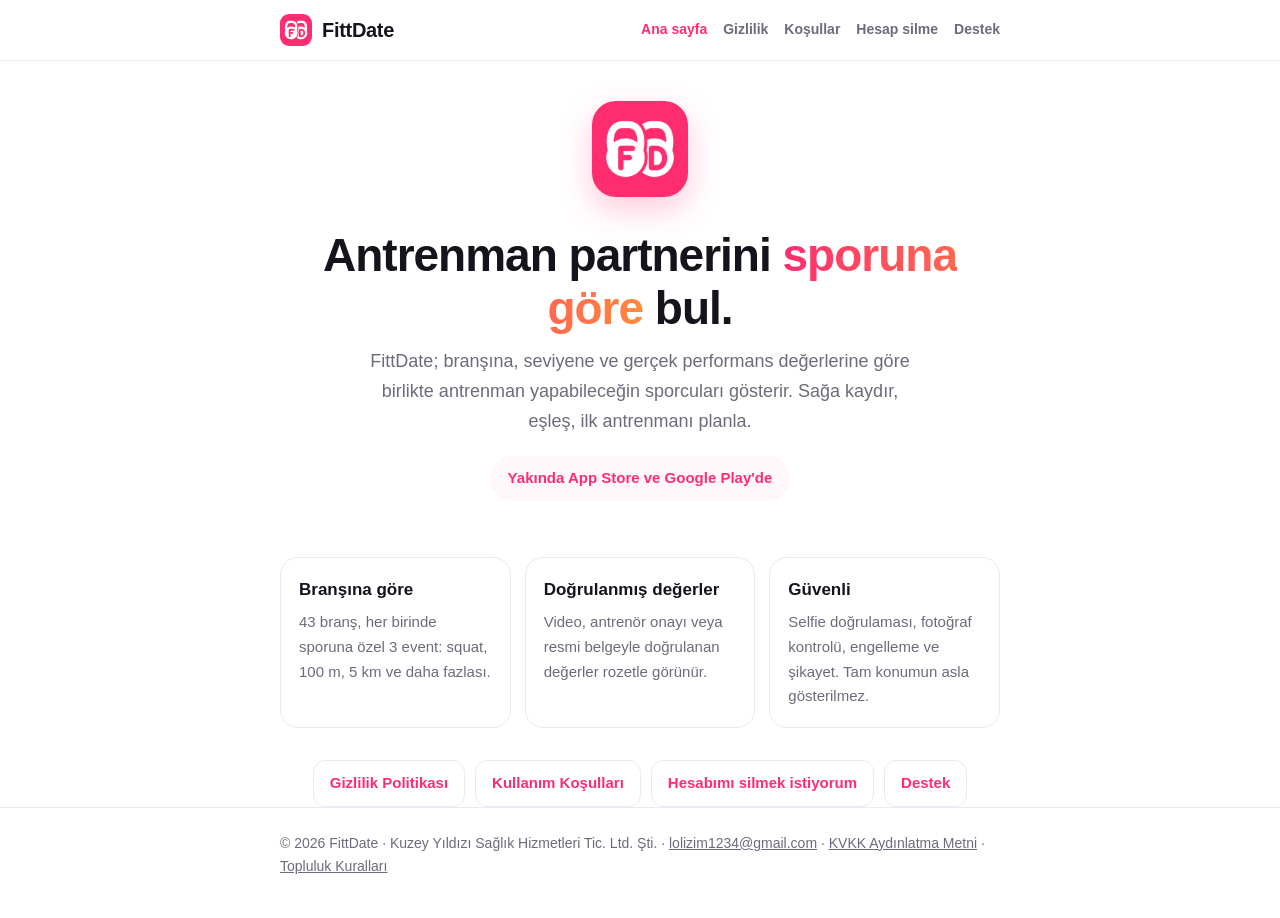
<file: index.html>
<!DOCTYPE html>
<html lang="tr">
<head>
<meta charset="utf-8">
<meta name="viewport" content="width=device-width, initial-scale=1">
<title>Antrenman partnerini bul · FittDate</title>
<meta name="description" content="FittDate: branşına, seviyene ve performans değerlerine göre antrenman partneri bul.">
<link rel="icon" href="ikon.png">
<link rel="stylesheet" href="stil.css">
</head>
<body>
<header class="ust"><div class="kap"><a class="logo" href="index.html"><img src="ikon.png" alt="" width="32" height="32"><span>FittDate</span></a><nav><a href="index.html" aria-current=page>Ana sayfa</a><a href="gizlilik.html">Gizlilik</a><a href="kosullar.html">Koşullar</a><a href="hesap-silme.html">Hesap silme</a><a href="destek.html">Destek</a></nav></div></header>
<main class="kap">
<section class="kahraman">
<img src="ikon.png" alt="FittDate logosu" width="96" height="96">
<h1>Antrenman partnerini <span>sporuna göre</span> bul.</h1>
<p>FittDate; branşına, seviyene ve gerçek performans değerlerine göre birlikte antrenman yapabileceğin sporcuları gösterir. Sağa kaydır, eşleş, ilk antrenmanı planla.</p>
<p class="rozet">Yakında App Store ve Google Play'de</p>
</section>
<section class="ozellikler">
<div><h2>Branşına göre</h2><p>43 branş, her birinde sporuna özel 3 event: squat, 100 m, 5 km ve daha fazlası.</p></div>
<div><h2>Doğrulanmış değerler</h2><p>Video, antrenör onayı veya resmi belgeyle doğrulanan değerler rozetle görünür.</p></div>
<div><h2>Güvenli</h2><p>Selfie doğrulaması, fotoğraf kontrolü, engelleme ve şikayet. Tam konumun asla gösterilmez.</p></div>
</section>
<section class="linkler">
<a href="gizlilik.html">Gizlilik Politikası</a><a href="kosullar.html">Kullanım Koşulları</a><a href="hesap-silme.html">Hesabımı silmek istiyorum</a><a href="destek.html">Destek</a>
</section>
</main>
<footer class="alt"><div class="kap">© 2026 FittDate · Kuzey Yıldızı Sağlık Hizmetleri Tic. Ltd. Şti. · <a href="mailto:lolizim1234@gmail.com">lolizim1234@gmail.com</a> · <a href="aydinlatma.html">KVKK Aydınlatma Metni</a> · <a href="kurallar.html">Topluluk Kuralları</a></div></footer>
</body>
</html>
</file>
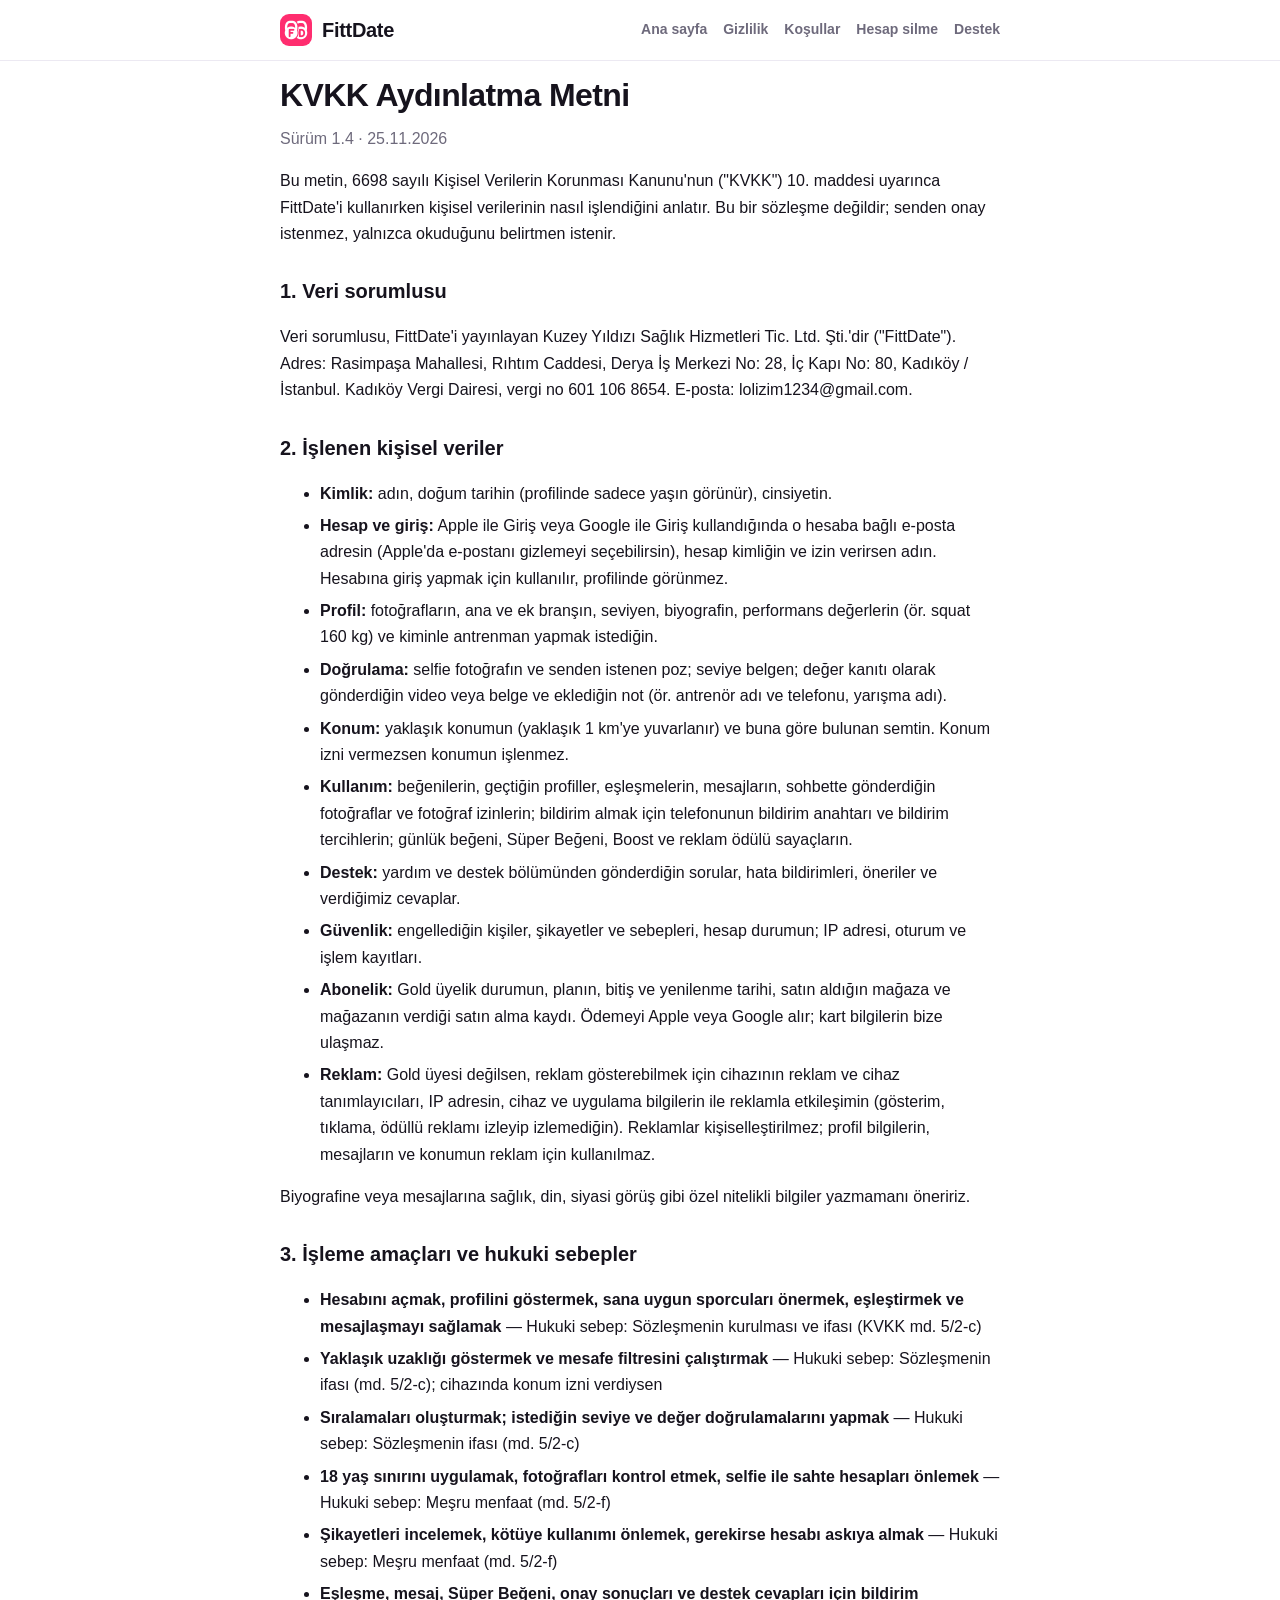
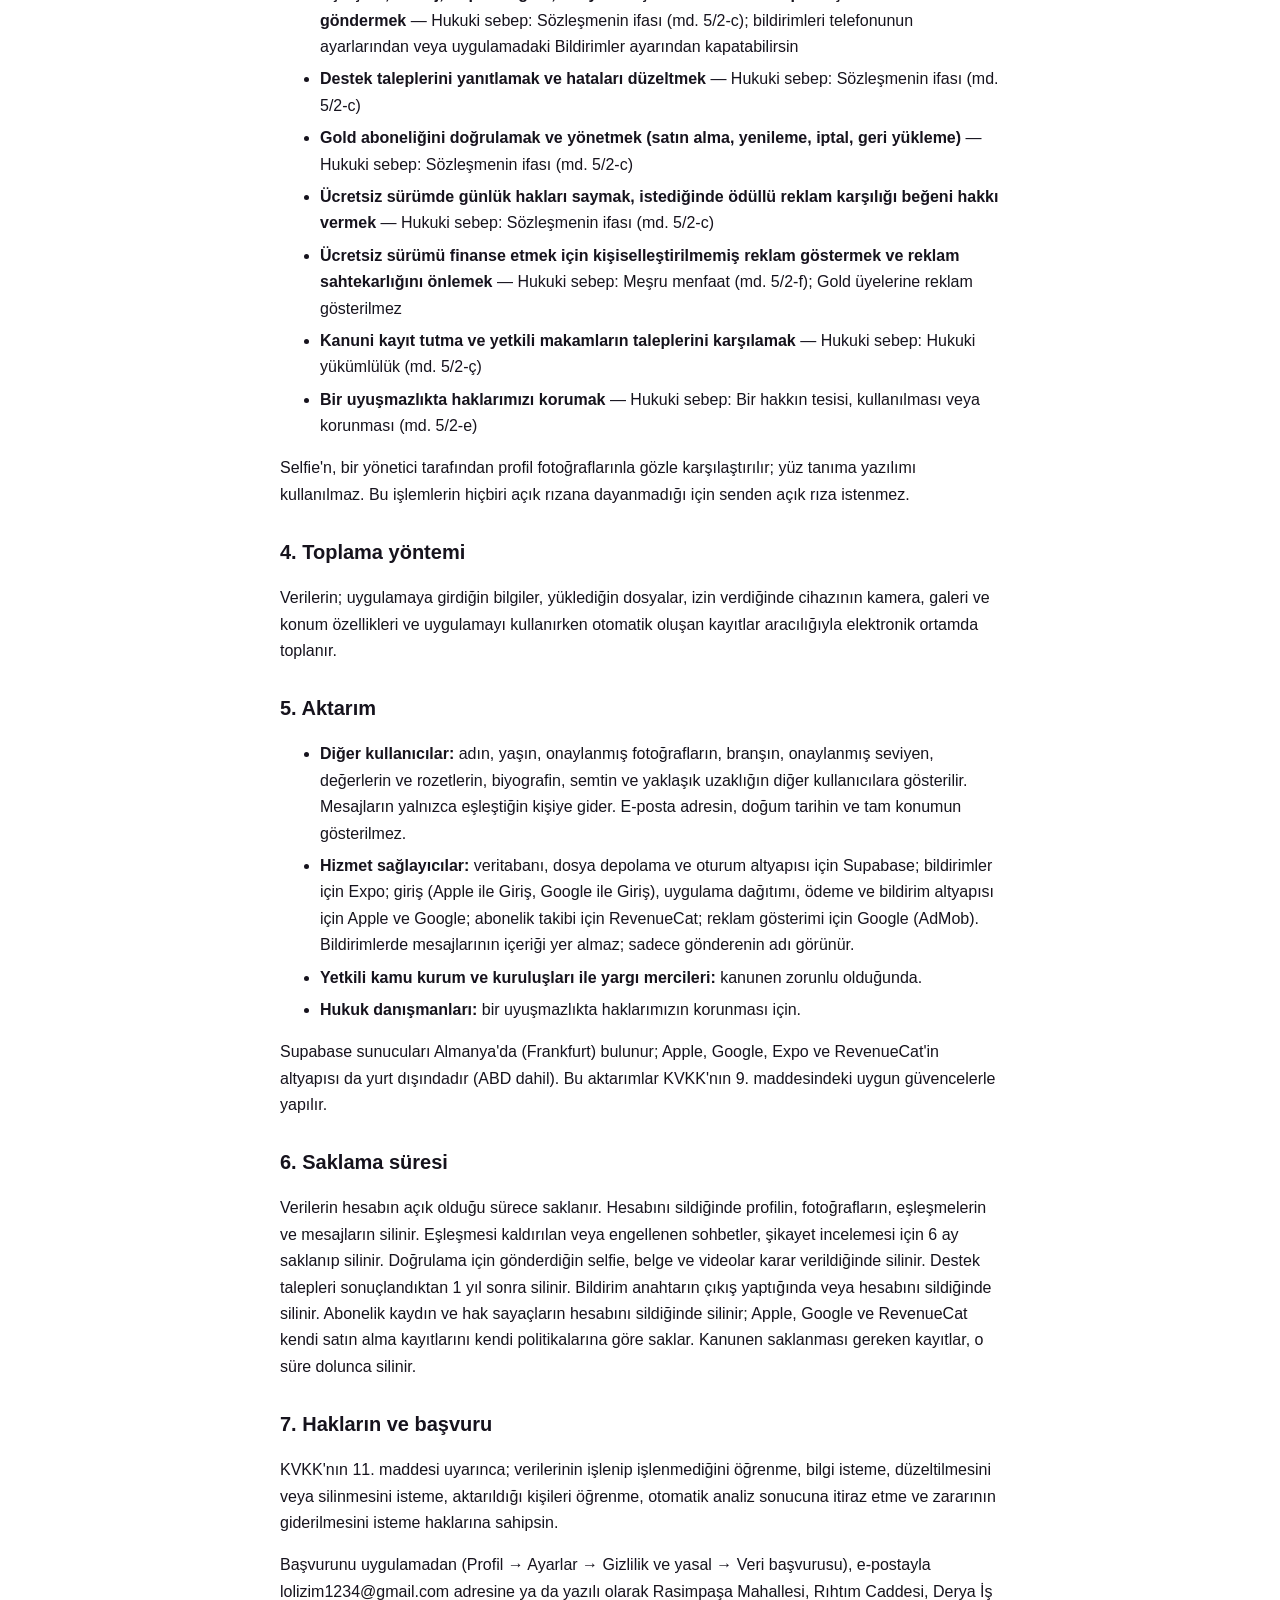
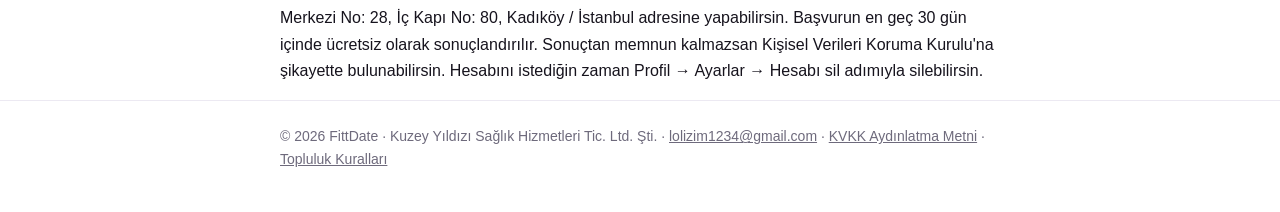
<file: aydinlatma.html>
<!DOCTYPE html>
<html lang="tr">
<head>
<meta charset="utf-8">
<meta name="viewport" content="width=device-width, initial-scale=1">
<title>KVKK Aydınlatma Metni · FittDate</title>
<meta name="description" content="FittDate KVKK Aydınlatma Metni.">
<link rel="icon" href="ikon.png">
<link rel="stylesheet" href="stil.css">
</head>
<body>
<header class="ust"><div class="kap"><a class="logo" href="index.html"><img src="ikon.png" alt="" width="32" height="32"><span>FittDate</span></a><nav><a href="index.html">Ana sayfa</a><a href="gizlilik.html">Gizlilik</a><a href="kosullar.html">Koşullar</a><a href="hesap-silme.html">Hesap silme</a><a href="destek.html">Destek</a></nav></div></header>
<main class="kap">
<article class="metin"><h1>KVKK Aydınlatma Metni</h1><p class="surum">Sürüm 1.4 · 25.11.2026</p>
<p>Bu metin, 6698 sayılı Kişisel Verilerin Korunması Kanunu'nun ("KVKK") 10. maddesi uyarınca FittDate'i kullanırken kişisel verilerinin nasıl işlendiğini anlatır. Bu bir sözleşme değildir; senden onay istenmez, yalnızca okuduğunu belirtmen istenir.</p>
<h2>1. Veri sorumlusu</h2>
<p>Veri sorumlusu, FittDate'i yayınlayan Kuzey Yıldızı Sağlık Hizmetleri Tic. Ltd. Şti.'dir ("FittDate"). Adres: Rasimpaşa Mahallesi, Rıhtım Caddesi, Derya İş Merkezi No: 28, İç Kapı No: 80, Kadıköy / İstanbul. Kadıköy Vergi Dairesi, vergi no 601 106 8654. E-posta: lolizim1234@gmail.com.</p>
<h2>2. İşlenen kişisel veriler</h2>
<ul>
<li><strong>Kimlik:</strong> adın, doğum tarihin (profilinde sadece yaşın görünür), cinsiyetin.</li>
<li><strong>Hesap ve giriş:</strong> Apple ile Giriş veya Google ile Giriş kullandığında o hesaba bağlı e-posta adresin (Apple'da e-postanı gizlemeyi seçebilirsin), hesap kimliğin ve izin verirsen adın. Hesabına giriş yapmak için kullanılır, profilinde görünmez.</li>
<li><strong>Profil:</strong> fotoğrafların, ana ve ek branşın, seviyen, biyografin, performans değerlerin (ör. squat 160 kg) ve kiminle antrenman yapmak istediğin.</li>
<li><strong>Doğrulama:</strong> selfie fotoğrafın ve senden istenen poz; seviye belgen; değer kanıtı olarak gönderdiğin video veya belge ve eklediğin not (ör. antrenör adı ve telefonu, yarışma adı).</li>
<li><strong>Konum:</strong> yaklaşık konumun (yaklaşık 1 km'ye yuvarlanır) ve buna göre bulunan semtin. Konum izni vermezsen konumun işlenmez.</li>
<li><strong>Kullanım:</strong> beğenilerin, geçtiğin profiller, eşleşmelerin, mesajların, sohbette gönderdiğin fotoğraflar ve fotoğraf izinlerin; bildirim almak için telefonunun bildirim anahtarı ve bildirim tercihlerin; günlük beğeni, Süper Beğeni, Boost ve reklam ödülü sayaçların.</li>
<li><strong>Destek:</strong> yardım ve destek bölümünden gönderdiğin sorular, hata bildirimleri, öneriler ve verdiğimiz cevaplar.</li>
<li><strong>Güvenlik:</strong> engellediğin kişiler, şikayetler ve sebepleri, hesap durumun; IP adresi, oturum ve işlem kayıtları.</li>
<li><strong>Abonelik:</strong> Gold üyelik durumun, planın, bitiş ve yenilenme tarihi, satın aldığın mağaza ve mağazanın verdiği satın alma kaydı. Ödemeyi Apple veya Google alır; kart bilgilerin bize ulaşmaz.</li>
<li><strong>Reklam:</strong> Gold üyesi değilsen, reklam gösterebilmek için cihazının reklam ve cihaz tanımlayıcıları, IP adresin, cihaz ve uygulama bilgilerin ile reklamla etkileşimin (gösterim, tıklama, ödüllü reklamı izleyip izlemediğin). Reklamlar kişiselleştirilmez; profil bilgilerin, mesajların ve konumun reklam için kullanılmaz.</li>
</ul>
<p>Biyografine veya mesajlarına sağlık, din, siyasi görüş gibi özel nitelikli bilgiler yazmamanı öneririz.</p>
<h2>3. İşleme amaçları ve hukuki sebepler</h2>
<ul>
<li><strong>Hesabını açmak, profilini göstermek, sana uygun sporcuları önermek, eşleştirmek ve mesajlaşmayı sağlamak</strong> — Hukuki sebep: Sözleşmenin kurulması ve ifası (KVKK md. 5/2-c)</li>
<li><strong>Yaklaşık uzaklığı göstermek ve mesafe filtresini çalıştırmak</strong> — Hukuki sebep: Sözleşmenin ifası (md. 5/2-c); cihazında konum izni verdiysen</li>
<li><strong>Sıralamaları oluşturmak; istediğin seviye ve değer doğrulamalarını yapmak</strong> — Hukuki sebep: Sözleşmenin ifası (md. 5/2-c)</li>
<li><strong>18 yaş sınırını uygulamak, fotoğrafları kontrol etmek, selfie ile sahte hesapları önlemek</strong> — Hukuki sebep: Meşru menfaat (md. 5/2-f)</li>
<li><strong>Şikayetleri incelemek, kötüye kullanımı önlemek, gerekirse hesabı askıya almak</strong> — Hukuki sebep: Meşru menfaat (md. 5/2-f)</li>
<li><strong>Eşleşme, mesaj, Süper Beğeni, onay sonuçları ve destek cevapları için bildirim göndermek</strong> — Hukuki sebep: Sözleşmenin ifası (md. 5/2-c); bildirimleri telefonunun ayarlarından veya uygulamadaki Bildirimler ayarından kapatabilirsin</li>
<li><strong>Destek taleplerini yanıtlamak ve hataları düzeltmek</strong> — Hukuki sebep: Sözleşmenin ifası (md. 5/2-c)</li>
<li><strong>Gold aboneliğini doğrulamak ve yönetmek (satın alma, yenileme, iptal, geri yükleme)</strong> — Hukuki sebep: Sözleşmenin ifası (md. 5/2-c)</li>
<li><strong>Ücretsiz sürümde günlük hakları saymak, istediğinde ödüllü reklam karşılığı beğeni hakkı vermek</strong> — Hukuki sebep: Sözleşmenin ifası (md. 5/2-c)</li>
<li><strong>Ücretsiz sürümü finanse etmek için kişiselleştirilmemiş reklam göstermek ve reklam sahtekarlığını önlemek</strong> — Hukuki sebep: Meşru menfaat (md. 5/2-f); Gold üyelerine reklam gösterilmez</li>
<li><strong>Kanuni kayıt tutma ve yetkili makamların taleplerini karşılamak</strong> — Hukuki sebep: Hukuki yükümlülük (md. 5/2-ç)</li>
<li><strong>Bir uyuşmazlıkta haklarımızı korumak</strong> — Hukuki sebep: Bir hakkın tesisi, kullanılması veya korunması (md. 5/2-e)</li>
</ul>
<p>Selfie'n, bir yönetici tarafından profil fotoğraflarınla gözle karşılaştırılır; yüz tanıma yazılımı kullanılmaz. Bu işlemlerin hiçbiri açık rızana dayanmadığı için senden açık rıza istenmez.</p>
<h2>4. Toplama yöntemi</h2>
<p>Verilerin; uygulamaya girdiğin bilgiler, yüklediğin dosyalar, izin verdiğinde cihazının kamera, galeri ve konum özellikleri ve uygulamayı kullanırken otomatik oluşan kayıtlar aracılığıyla elektronik ortamda toplanır.</p>
<h2>5. Aktarım</h2>
<ul>
<li><strong>Diğer kullanıcılar:</strong> adın, yaşın, onaylanmış fotoğrafların, branşın, onaylanmış seviyen, değerlerin ve rozetlerin, biyografin, semtin ve yaklaşık uzaklığın diğer kullanıcılara gösterilir. Mesajların yalnızca eşleştiğin kişiye gider. E-posta adresin, doğum tarihin ve tam konumun gösterilmez.</li>
<li><strong>Hizmet sağlayıcılar:</strong> veritabanı, dosya depolama ve oturum altyapısı için Supabase; bildirimler için Expo; giriş (Apple ile Giriş, Google ile Giriş), uygulama dağıtımı, ödeme ve bildirim altyapısı için Apple ve Google; abonelik takibi için RevenueCat; reklam gösterimi için Google (AdMob). Bildirimlerde mesajlarının içeriği yer almaz; sadece gönderenin adı görünür.</li>
<li><strong>Yetkili kamu kurum ve kuruluşları ile yargı mercileri:</strong> kanunen zorunlu olduğunda.</li>
<li><strong>Hukuk danışmanları:</strong> bir uyuşmazlıkta haklarımızın korunması için.</li>
</ul>
<p>Supabase sunucuları Almanya'da (Frankfurt) bulunur; Apple, Google, Expo ve RevenueCat'in altyapısı da yurt dışındadır (ABD dahil). Bu aktarımlar KVKK'nın 9. maddesindeki uygun güvencelerle yapılır.</p>
<h2>6. Saklama süresi</h2>
<p>Verilerin hesabın açık olduğu sürece saklanır. Hesabını sildiğinde profilin, fotoğrafların, eşleşmelerin ve mesajların silinir. Eşleşmesi kaldırılan veya engellenen sohbetler, şikayet incelemesi için 6 ay saklanıp silinir. Doğrulama için gönderdiğin selfie, belge ve videolar karar verildiğinde silinir. Destek talepleri sonuçlandıktan 1 yıl sonra silinir. Bildirim anahtarın çıkış yaptığında veya hesabını sildiğinde silinir. Abonelik kaydın ve hak sayaçların hesabını sildiğinde silinir; Apple, Google ve RevenueCat kendi satın alma kayıtlarını kendi politikalarına göre saklar. Kanunen saklanması gereken kayıtlar, o süre dolunca silinir.</p>
<h2>7. Hakların ve başvuru</h2>
<p>KVKK'nın 11. maddesi uyarınca; verilerinin işlenip işlenmediğini öğrenme, bilgi isteme, düzeltilmesini veya silinmesini isteme, aktarıldığı kişileri öğrenme, otomatik analiz sonucuna itiraz etme ve zararının giderilmesini isteme haklarına sahipsin.</p>
<p>Başvurunu uygulamadan (Profil → Ayarlar → Gizlilik ve yasal → Veri başvurusu), e-postayla lolizim1234@gmail.com adresine ya da yazılı olarak Rasimpaşa Mahallesi, Rıhtım Caddesi, Derya İş Merkezi No: 28, İç Kapı No: 80, Kadıköy / İstanbul adresine yapabilirsin. Başvurun en geç 30 gün içinde ücretsiz olarak sonuçlandırılır. Sonuçtan memnun kalmazsan Kişisel Verileri Koruma Kurulu'na şikayette bulunabilirsin. Hesabını istediğin zaman Profil → Ayarlar → Hesabı sil adımıyla silebilirsin.</p></article>
</main>
<footer class="alt"><div class="kap">© 2026 FittDate · Kuzey Yıldızı Sağlık Hizmetleri Tic. Ltd. Şti. · <a href="mailto:lolizim1234@gmail.com">lolizim1234@gmail.com</a> · <a href="aydinlatma.html">KVKK Aydınlatma Metni</a> · <a href="kurallar.html">Topluluk Kuralları</a></div></footer>
</body>
</html>
</file>
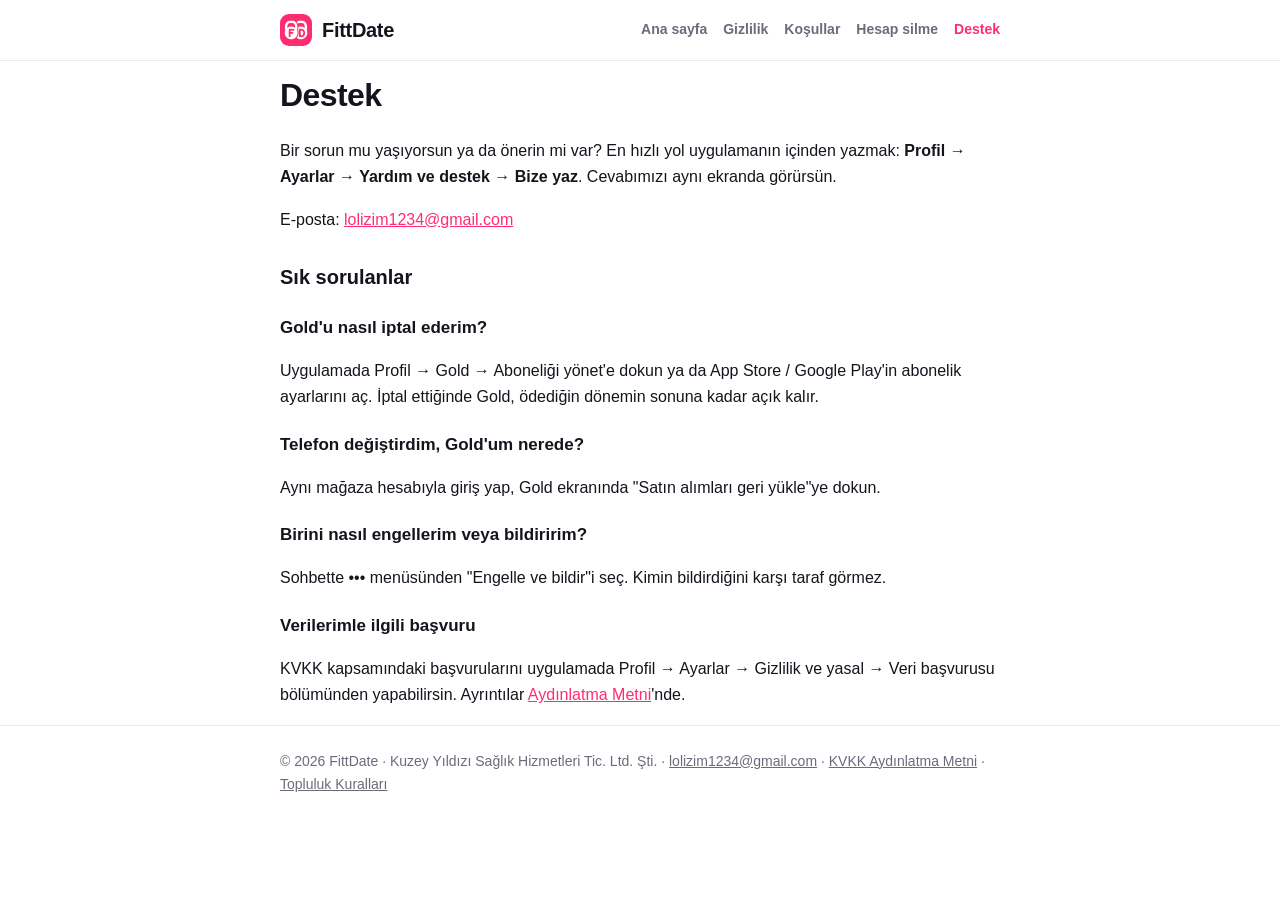
<file: destek.html>
<!DOCTYPE html>
<html lang="tr">
<head>
<meta charset="utf-8">
<meta name="viewport" content="width=device-width, initial-scale=1">
<title>Destek · FittDate</title>
<meta name="description" content="FittDate destek ve sık sorulan sorular.">
<link rel="icon" href="ikon.png">
<link rel="stylesheet" href="stil.css">
</head>
<body>
<header class="ust"><div class="kap"><a class="logo" href="index.html"><img src="ikon.png" alt="" width="32" height="32"><span>FittDate</span></a><nav><a href="index.html">Ana sayfa</a><a href="gizlilik.html">Gizlilik</a><a href="kosullar.html">Koşullar</a><a href="hesap-silme.html">Hesap silme</a><a href="destek.html" aria-current=page>Destek</a></nav></div></header>
<main class="kap">
<article class="metin"><h1>Destek</h1>
<p>Bir sorun mu yaşıyorsun ya da önerin mi var? En hızlı yol uygulamanın içinden yazmak: <strong>Profil → Ayarlar → Yardım ve destek → Bize yaz</strong>. Cevabımızı aynı ekranda görürsün.</p>
<p>E-posta: <a href="mailto:lolizim1234@gmail.com">lolizim1234@gmail.com</a></p>
<h2>Sık sorulanlar</h2>
<h3>Gold'u nasıl iptal ederim?</h3>
<p>Uygulamada Profil → Gold → Aboneliği yönet'e dokun ya da App Store / Google Play'in abonelik ayarlarını aç. İptal ettiğinde Gold, ödediğin dönemin sonuna kadar açık kalır.</p>
<h3>Telefon değiştirdim, Gold'um nerede?</h3>
<p>Aynı mağaza hesabıyla giriş yap, Gold ekranında "Satın alımları geri yükle"ye dokun.</p>
<h3>Birini nasıl engellerim veya bildiririm?</h3>
<p>Sohbette ••• menüsünden "Engelle ve bildir"i seç. Kimin bildirdiğini karşı taraf görmez.</p>
<h3>Verilerimle ilgili başvuru</h3>
<p>KVKK kapsamındaki başvurularını uygulamada Profil → Ayarlar → Gizlilik ve yasal → Veri başvurusu bölümünden yapabilirsin. Ayrıntılar <a href="aydinlatma.html">Aydınlatma Metni</a>'nde.</p>
</article>
</main>
<footer class="alt"><div class="kap">© 2026 FittDate · Kuzey Yıldızı Sağlık Hizmetleri Tic. Ltd. Şti. · <a href="mailto:lolizim1234@gmail.com">lolizim1234@gmail.com</a> · <a href="aydinlatma.html">KVKK Aydınlatma Metni</a> · <a href="kurallar.html">Topluluk Kuralları</a></div></footer>
</body>
</html>
</file>
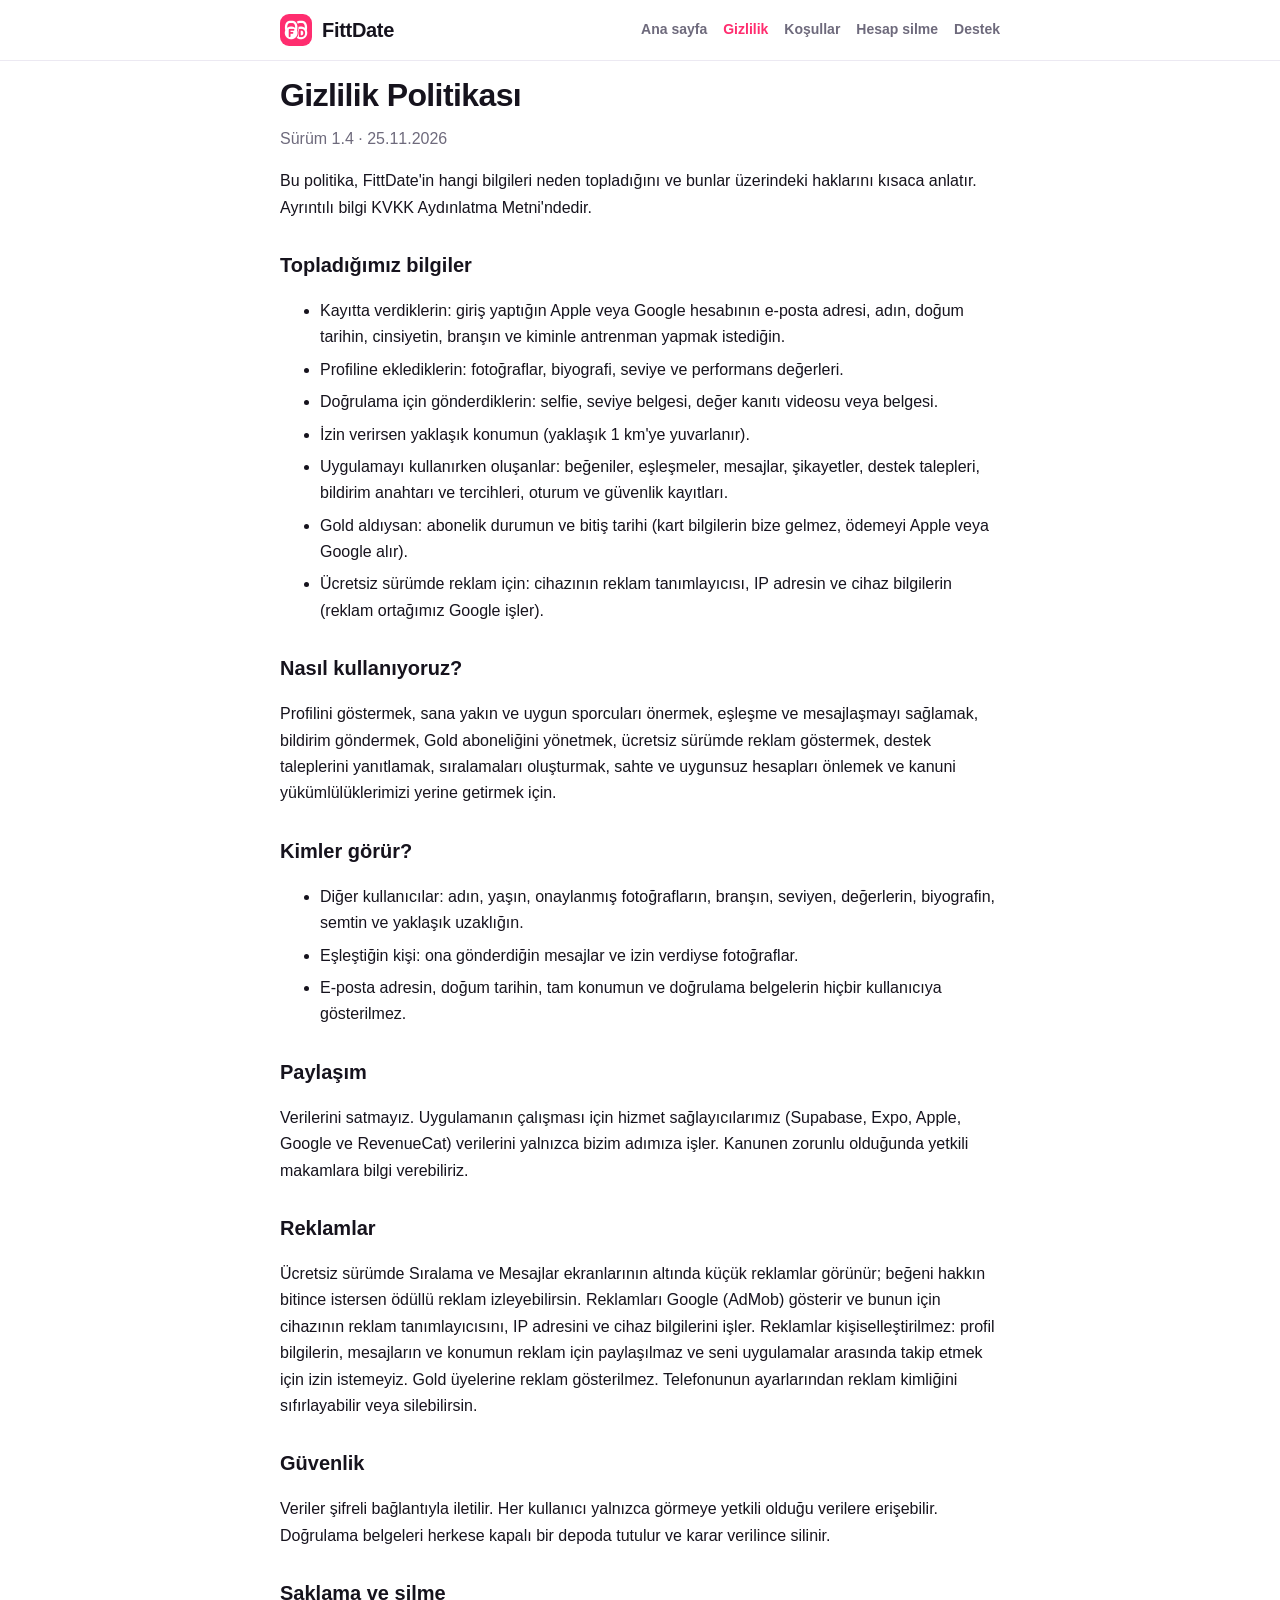
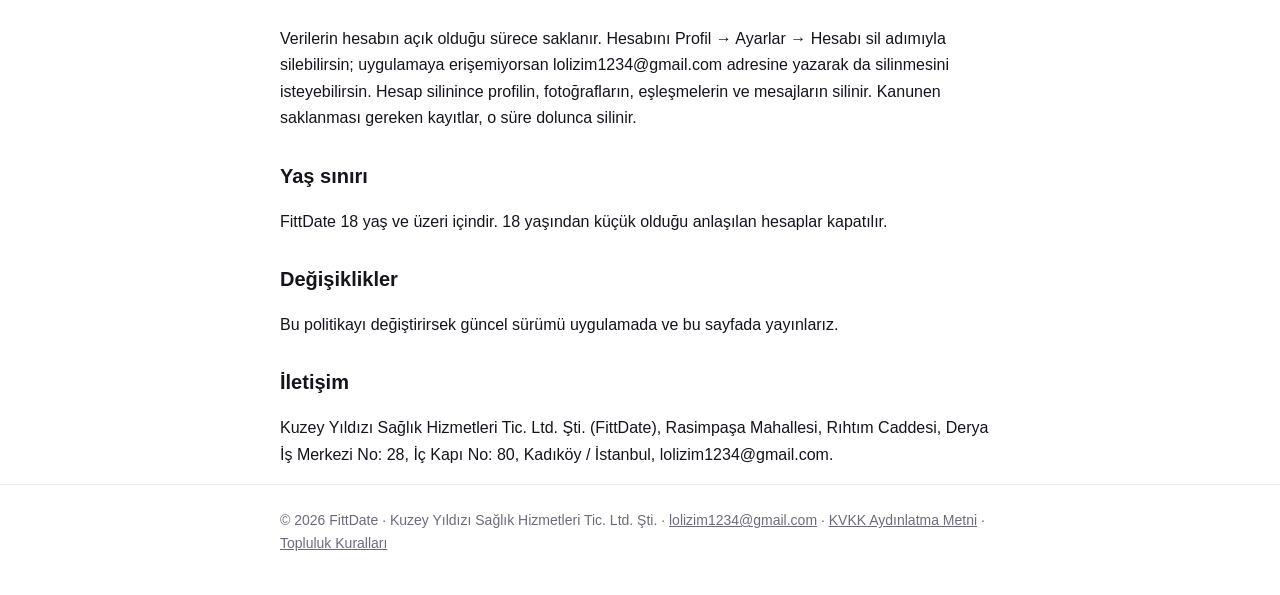
<file: gizlilik.html>
<!DOCTYPE html>
<html lang="tr">
<head>
<meta charset="utf-8">
<meta name="viewport" content="width=device-width, initial-scale=1">
<title>Gizlilik Politikası · FittDate</title>
<meta name="description" content="FittDate hangi bilgileri neden topluyor ve haklarınız.">
<link rel="icon" href="ikon.png">
<link rel="stylesheet" href="stil.css">
</head>
<body>
<header class="ust"><div class="kap"><a class="logo" href="index.html"><img src="ikon.png" alt="" width="32" height="32"><span>FittDate</span></a><nav><a href="index.html">Ana sayfa</a><a href="gizlilik.html" aria-current=page>Gizlilik</a><a href="kosullar.html">Koşullar</a><a href="hesap-silme.html">Hesap silme</a><a href="destek.html">Destek</a></nav></div></header>
<main class="kap">
<article class="metin"><h1>Gizlilik Politikası</h1><p class="surum">Sürüm 1.4 · 25.11.2026</p>
<p>Bu politika, FittDate'in hangi bilgileri neden topladığını ve bunlar üzerindeki haklarını kısaca anlatır. Ayrıntılı bilgi KVKK Aydınlatma Metni'ndedir.</p>
<h2>Topladığımız bilgiler</h2>
<ul>
<li>Kayıtta verdiklerin: giriş yaptığın Apple veya Google hesabının e-posta adresi, adın, doğum tarihin, cinsiyetin, branşın ve kiminle antrenman yapmak istediğin.</li>
<li>Profiline eklediklerin: fotoğraflar, biyografi, seviye ve performans değerleri.</li>
<li>Doğrulama için gönderdiklerin: selfie, seviye belgesi, değer kanıtı videosu veya belgesi.</li>
<li>İzin verirsen yaklaşık konumun (yaklaşık 1 km'ye yuvarlanır).</li>
<li>Uygulamayı kullanırken oluşanlar: beğeniler, eşleşmeler, mesajlar, şikayetler, destek talepleri, bildirim anahtarı ve tercihleri, oturum ve güvenlik kayıtları.</li>
<li>Gold aldıysan: abonelik durumun ve bitiş tarihi (kart bilgilerin bize gelmez, ödemeyi Apple veya Google alır).</li>
<li>Ücretsiz sürümde reklam için: cihazının reklam tanımlayıcısı, IP adresin ve cihaz bilgilerin (reklam ortağımız Google işler).</li>
</ul>
<h2>Nasıl kullanıyoruz?</h2>
<p>Profilini göstermek, sana yakın ve uygun sporcuları önermek, eşleşme ve mesajlaşmayı sağlamak, bildirim göndermek, Gold aboneliğini yönetmek, ücretsiz sürümde reklam göstermek, destek taleplerini yanıtlamak, sıralamaları oluşturmak, sahte ve uygunsuz hesapları önlemek ve kanuni yükümlülüklerimizi yerine getirmek için.</p>
<h2>Kimler görür?</h2>
<ul>
<li>Diğer kullanıcılar: adın, yaşın, onaylanmış fotoğrafların, branşın, seviyen, değerlerin, biyografin, semtin ve yaklaşık uzaklığın.</li>
<li>Eşleştiğin kişi: ona gönderdiğin mesajlar ve izin verdiyse fotoğraflar.</li>
<li>E-posta adresin, doğum tarihin, tam konumun ve doğrulama belgelerin hiçbir kullanıcıya gösterilmez.</li>
</ul>
<h2>Paylaşım</h2>
<p>Verilerini satmayız. Uygulamanın çalışması için hizmet sağlayıcılarımız (Supabase, Expo, Apple, Google ve RevenueCat) verilerini yalnızca bizim adımıza işler. Kanunen zorunlu olduğunda yetkili makamlara bilgi verebiliriz.</p>
<h2>Reklamlar</h2>
<p>Ücretsiz sürümde Sıralama ve Mesajlar ekranlarının altında küçük reklamlar görünür; beğeni hakkın bitince istersen ödüllü reklam izleyebilirsin. Reklamları Google (AdMob) gösterir ve bunun için cihazının reklam tanımlayıcısını, IP adresini ve cihaz bilgilerini işler. Reklamlar kişiselleştirilmez: profil bilgilerin, mesajların ve konumun reklam için paylaşılmaz ve seni uygulamalar arasında takip etmek için izin istemeyiz. Gold üyelerine reklam gösterilmez. Telefonunun ayarlarından reklam kimliğini sıfırlayabilir veya silebilirsin.</p>
<h2>Güvenlik</h2>
<p>Veriler şifreli bağlantıyla iletilir. Her kullanıcı yalnızca görmeye yetkili olduğu verilere erişebilir. Doğrulama belgeleri herkese kapalı bir depoda tutulur ve karar verilince silinir.</p>
<h2>Saklama ve silme</h2>
<p>Verilerin hesabın açık olduğu sürece saklanır. Hesabını Profil → Ayarlar → Hesabı sil adımıyla silebilirsin; uygulamaya erişemiyorsan lolizim1234@gmail.com adresine yazarak da silinmesini isteyebilirsin. Hesap silinince profilin, fotoğrafların, eşleşmelerin ve mesajların silinir. Kanunen saklanması gereken kayıtlar, o süre dolunca silinir.</p>
<h2>Yaş sınırı</h2>
<p>FittDate 18 yaş ve üzeri içindir. 18 yaşından küçük olduğu anlaşılan hesaplar kapatılır.</p>
<h2>Değişiklikler</h2>
<p>Bu politikayı değiştirirsek güncel sürümü uygulamada ve bu sayfada yayınlarız.</p>
<h2>İletişim</h2>
<p>Kuzey Yıldızı Sağlık Hizmetleri Tic. Ltd. Şti. (FittDate), Rasimpaşa Mahallesi, Rıhtım Caddesi, Derya İş Merkezi No: 28, İç Kapı No: 80, Kadıköy / İstanbul, lolizim1234@gmail.com.</p></article>
</main>
<footer class="alt"><div class="kap">© 2026 FittDate · Kuzey Yıldızı Sağlık Hizmetleri Tic. Ltd. Şti. · <a href="mailto:lolizim1234@gmail.com">lolizim1234@gmail.com</a> · <a href="aydinlatma.html">KVKK Aydınlatma Metni</a> · <a href="kurallar.html">Topluluk Kuralları</a></div></footer>
</body>
</html>
</file>
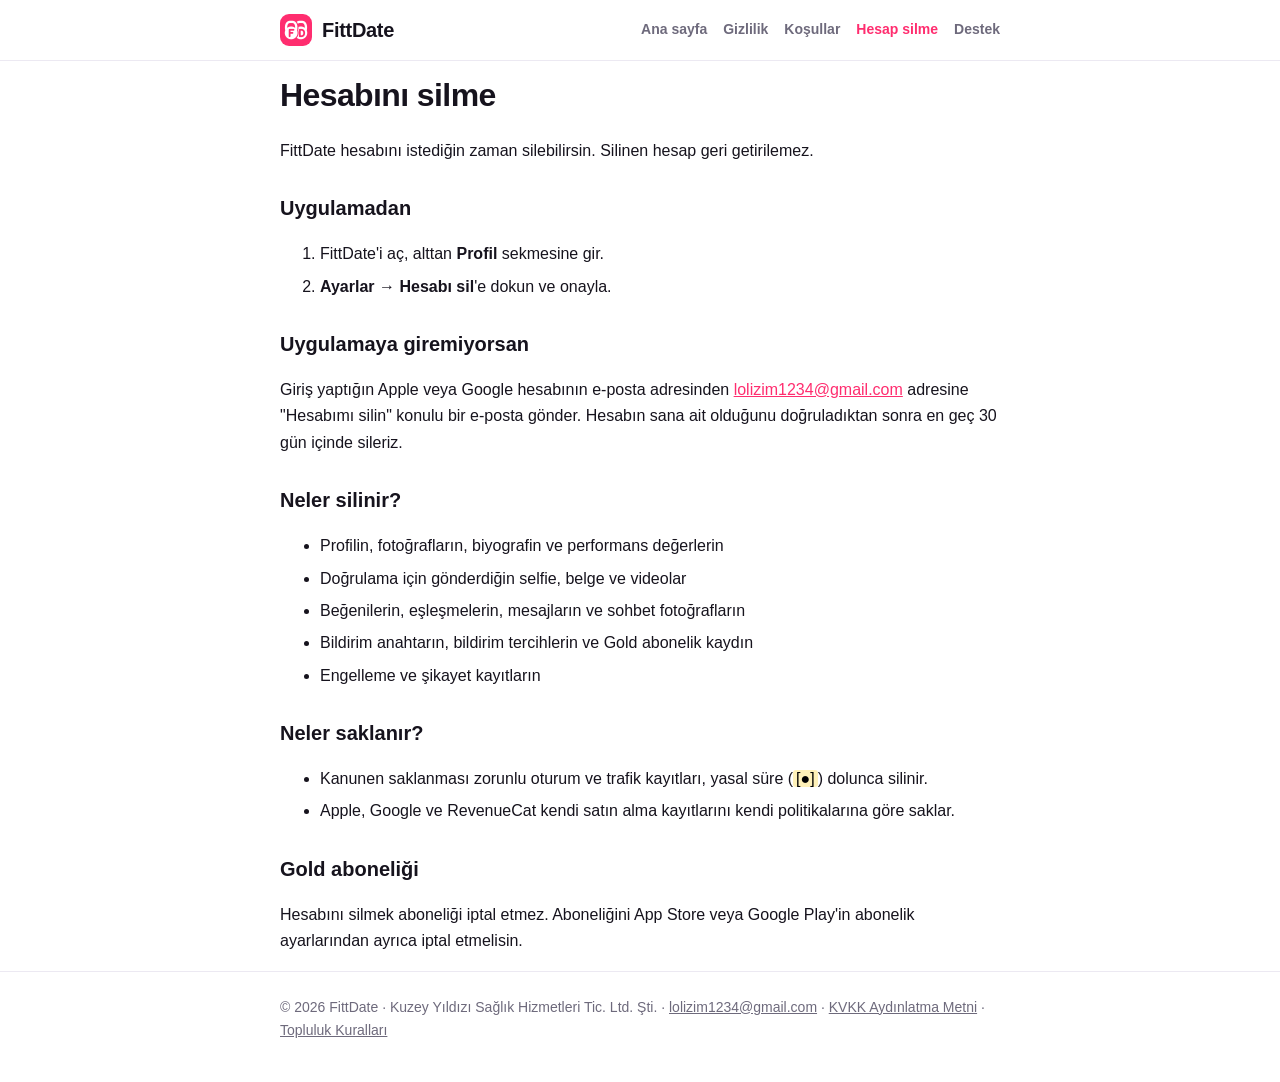
<file: hesap-silme.html>
<!DOCTYPE html>
<html lang="tr">
<head>
<meta charset="utf-8">
<meta name="viewport" content="width=device-width, initial-scale=1">
<title>Hesap silme · FittDate</title>
<meta name="description" content="FittDate hesabını silme adımları, silinen ve saklanan veriler.">
<link rel="icon" href="ikon.png">
<link rel="stylesheet" href="stil.css">
</head>
<body>
<header class="ust"><div class="kap"><a class="logo" href="index.html"><img src="ikon.png" alt="" width="32" height="32"><span>FittDate</span></a><nav><a href="index.html">Ana sayfa</a><a href="gizlilik.html">Gizlilik</a><a href="kosullar.html">Koşullar</a><a href="hesap-silme.html" aria-current=page>Hesap silme</a><a href="destek.html">Destek</a></nav></div></header>
<main class="kap">
<article class="metin"><h1>Hesabını silme</h1>
<p>FittDate hesabını istediğin zaman silebilirsin. Silinen hesap geri getirilemez.</p>
<h2>Uygulamadan</h2>
<ol><li>FittDate'i aç, alttan <strong>Profil</strong> sekmesine gir.</li><li><strong>Ayarlar → Hesabı sil</strong>'e dokun ve onayla.</li></ol>
<h2>Uygulamaya giremiyorsan</h2>
<p>Giriş yaptığın Apple veya Google hesabının e-posta adresinden <a href="mailto:lolizim1234@gmail.com?subject=Hesab%C4%B1m%C4%B1%20silin">lolizim1234@gmail.com</a> adresine "Hesabımı silin" konulu bir e-posta gönder. Hesabın sana ait olduğunu doğruladıktan sonra en geç 30 gün içinde sileriz.</p>
<h2>Neler silinir?</h2>
<ul><li>Profilin, fotoğrafların, biyografin ve performans değerlerin</li><li>Doğrulama için gönderdiğin selfie, belge ve videolar</li><li>Beğenilerin, eşleşmelerin, mesajların ve sohbet fotoğrafların</li><li>Bildirim anahtarın, bildirim tercihlerin ve Gold abonelik kaydın</li><li>Engelleme ve şikayet kayıtların</li></ul>
<h2>Neler saklanır?</h2>
<ul><li>Kanunen saklanması zorunlu oturum ve trafik kayıtları, yasal süre (<mark>[●]</mark>) dolunca silinir.</li><li>Apple, Google ve RevenueCat kendi satın alma kayıtlarını kendi politikalarına göre saklar.</li></ul>
<h2>Gold aboneliği</h2>
<p>Hesabını silmek aboneliği iptal etmez. Aboneliğini App Store veya Google Play'in abonelik ayarlarından ayrıca iptal etmelisin.</p>
</article>
</main>
<footer class="alt"><div class="kap">© 2026 FittDate · Kuzey Yıldızı Sağlık Hizmetleri Tic. Ltd. Şti. · <a href="mailto:lolizim1234@gmail.com">lolizim1234@gmail.com</a> · <a href="aydinlatma.html">KVKK Aydınlatma Metni</a> · <a href="kurallar.html">Topluluk Kuralları</a></div></footer>
</body>
</html>
</file>
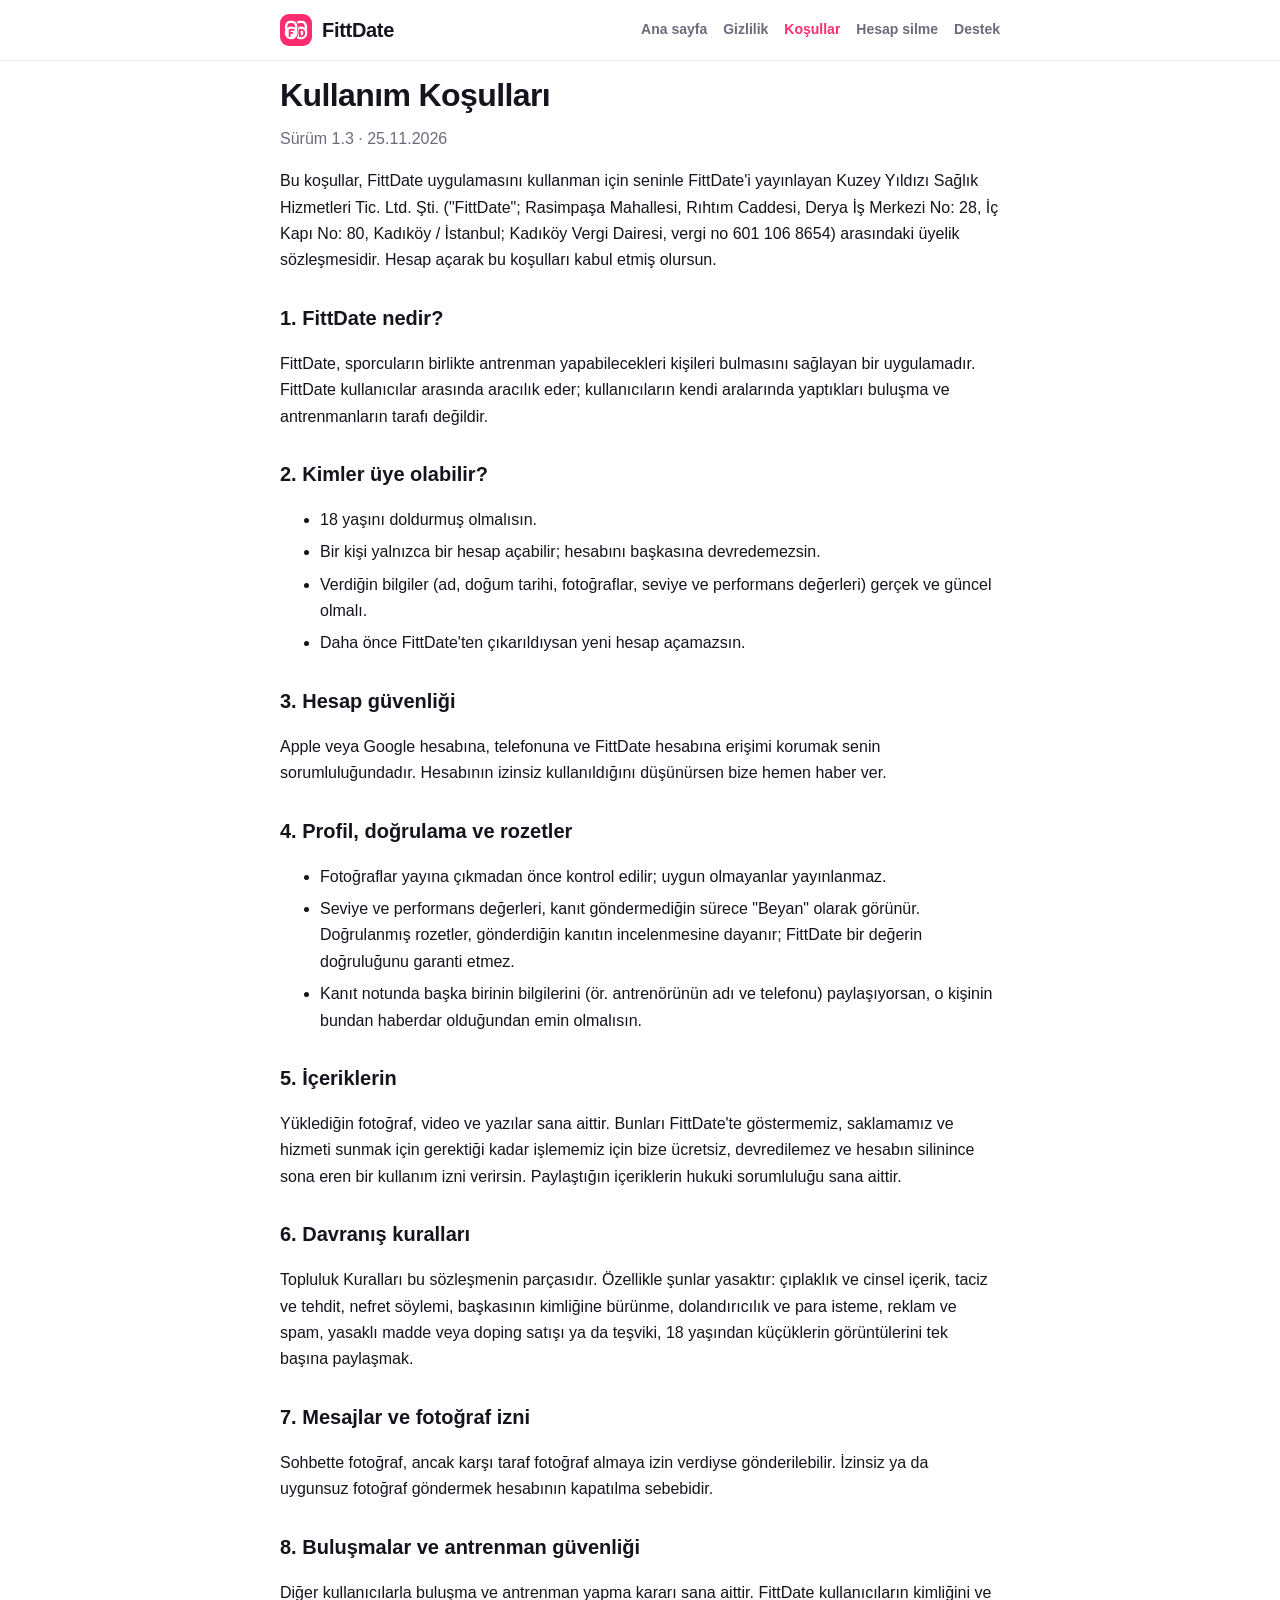
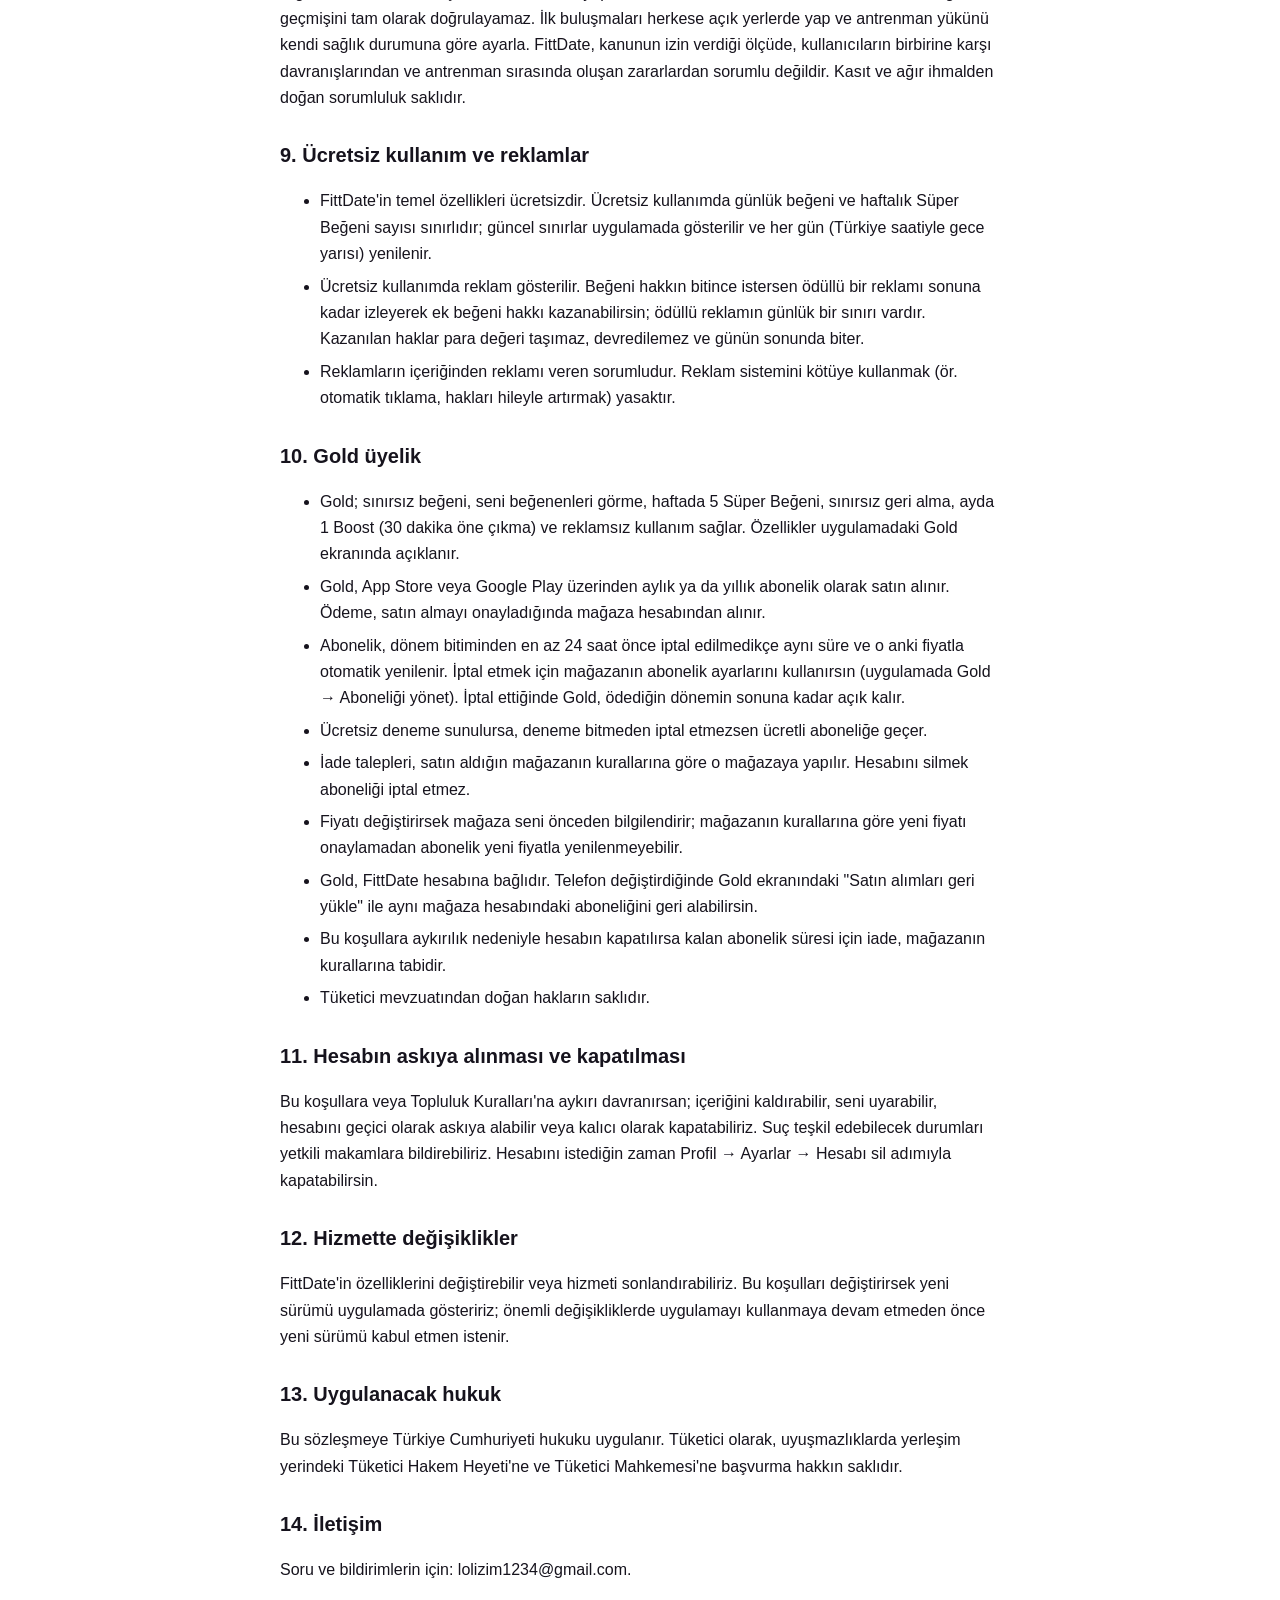
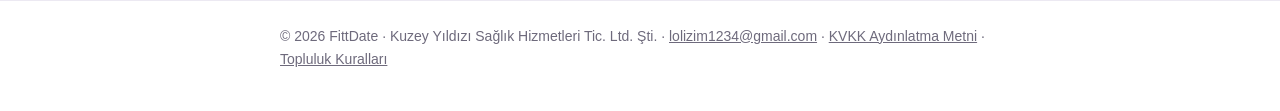
<file: kosullar.html>
<!DOCTYPE html>
<html lang="tr">
<head>
<meta charset="utf-8">
<meta name="viewport" content="width=device-width, initial-scale=1">
<title>Kullanım Koşulları · FittDate</title>
<meta name="description" content="FittDate Kullanım Koşulları ve Gold abonelik şartları.">
<link rel="icon" href="ikon.png">
<link rel="stylesheet" href="stil.css">
</head>
<body>
<header class="ust"><div class="kap"><a class="logo" href="index.html"><img src="ikon.png" alt="" width="32" height="32"><span>FittDate</span></a><nav><a href="index.html">Ana sayfa</a><a href="gizlilik.html">Gizlilik</a><a href="kosullar.html" aria-current=page>Koşullar</a><a href="hesap-silme.html">Hesap silme</a><a href="destek.html">Destek</a></nav></div></header>
<main class="kap">
<article class="metin"><h1>Kullanım Koşulları</h1><p class="surum">Sürüm 1.3 · 25.11.2026</p>
<p>Bu koşullar, FittDate uygulamasını kullanman için seninle FittDate'i yayınlayan Kuzey Yıldızı Sağlık Hizmetleri Tic. Ltd. Şti. ("FittDate"; Rasimpaşa Mahallesi, Rıhtım Caddesi, Derya İş Merkezi No: 28, İç Kapı No: 80, Kadıköy / İstanbul; Kadıköy Vergi Dairesi, vergi no 601 106 8654) arasındaki üyelik sözleşmesidir. Hesap açarak bu koşulları kabul etmiş olursun.</p>
<h2>1. FittDate nedir?</h2>
<p>FittDate, sporcuların birlikte antrenman yapabilecekleri kişileri bulmasını sağlayan bir uygulamadır. FittDate kullanıcılar arasında aracılık eder; kullanıcıların kendi aralarında yaptıkları buluşma ve antrenmanların tarafı değildir.</p>
<h2>2. Kimler üye olabilir?</h2>
<ul>
<li>18 yaşını doldurmuş olmalısın.</li>
<li>Bir kişi yalnızca bir hesap açabilir; hesabını başkasına devredemezsin.</li>
<li>Verdiğin bilgiler (ad, doğum tarihi, fotoğraflar, seviye ve performans değerleri) gerçek ve güncel olmalı.</li>
<li>Daha önce FittDate'ten çıkarıldıysan yeni hesap açamazsın.</li>
</ul>
<h2>3. Hesap güvenliği</h2>
<p>Apple veya Google hesabına, telefonuna ve FittDate hesabına erişimi korumak senin sorumluluğundadır. Hesabının izinsiz kullanıldığını düşünürsen bize hemen haber ver.</p>
<h2>4. Profil, doğrulama ve rozetler</h2>
<ul>
<li>Fotoğraflar yayına çıkmadan önce kontrol edilir; uygun olmayanlar yayınlanmaz.</li>
<li>Seviye ve performans değerleri, kanıt göndermediğin sürece "Beyan" olarak görünür. Doğrulanmış rozetler, gönderdiğin kanıtın incelenmesine dayanır; FittDate bir değerin doğruluğunu garanti etmez.</li>
<li>Kanıt notunda başka birinin bilgilerini (ör. antrenörünün adı ve telefonu) paylaşıyorsan, o kişinin bundan haberdar olduğundan emin olmalısın.</li>
</ul>
<h2>5. İçeriklerin</h2>
<p>Yüklediğin fotoğraf, video ve yazılar sana aittir. Bunları FittDate'te göstermemiz, saklamamız ve hizmeti sunmak için gerektiği kadar işlememiz için bize ücretsiz, devredilemez ve hesabın silinince sona eren bir kullanım izni verirsin. Paylaştığın içeriklerin hukuki sorumluluğu sana aittir.</p>
<h2>6. Davranış kuralları</h2>
<p>Topluluk Kuralları bu sözleşmenin parçasıdır. Özellikle şunlar yasaktır: çıplaklık ve cinsel içerik, taciz ve tehdit, nefret söylemi, başkasının kimliğine bürünme, dolandırıcılık ve para isteme, reklam ve spam, yasaklı madde veya doping satışı ya da teşviki, 18 yaşından küçüklerin görüntülerini tek başına paylaşmak.</p>
<h2>7. Mesajlar ve fotoğraf izni</h2>
<p>Sohbette fotoğraf, ancak karşı taraf fotoğraf almaya izin verdiyse gönderilebilir. İzinsiz ya da uygunsuz fotoğraf göndermek hesabının kapatılma sebebidir.</p>
<h2>8. Buluşmalar ve antrenman güvenliği</h2>
<p>Diğer kullanıcılarla buluşma ve antrenman yapma kararı sana aittir. FittDate kullanıcıların kimliğini ve geçmişini tam olarak doğrulayamaz. İlk buluşmaları herkese açık yerlerde yap ve antrenman yükünü kendi sağlık durumuna göre ayarla. FittDate, kanunun izin verdiği ölçüde, kullanıcıların birbirine karşı davranışlarından ve antrenman sırasında oluşan zararlardan sorumlu değildir. Kasıt ve ağır ihmalden doğan sorumluluk saklıdır.</p>
<h2>9. Ücretsiz kullanım ve reklamlar</h2>
<ul>
<li>FittDate'in temel özellikleri ücretsizdir. Ücretsiz kullanımda günlük beğeni ve haftalık Süper Beğeni sayısı sınırlıdır; güncel sınırlar uygulamada gösterilir ve her gün (Türkiye saatiyle gece yarısı) yenilenir.</li>
<li>Ücretsiz kullanımda reklam gösterilir. Beğeni hakkın bitince istersen ödüllü bir reklamı sonuna kadar izleyerek ek beğeni hakkı kazanabilirsin; ödüllü reklamın günlük bir sınırı vardır. Kazanılan haklar para değeri taşımaz, devredilemez ve günün sonunda biter.</li>
<li>Reklamların içeriğinden reklamı veren sorumludur. Reklam sistemini kötüye kullanmak (ör. otomatik tıklama, hakları hileyle artırmak) yasaktır.</li>
</ul>
<h2>10. Gold üyelik</h2>
<ul>
<li>Gold; sınırsız beğeni, seni beğenenleri görme, haftada 5 Süper Beğeni, sınırsız geri alma, ayda 1 Boost (30 dakika öne çıkma) ve reklamsız kullanım sağlar. Özellikler uygulamadaki Gold ekranında açıklanır.</li>
<li>Gold, App Store veya Google Play üzerinden aylık ya da yıllık abonelik olarak satın alınır. Ödeme, satın almayı onayladığında mağaza hesabından alınır.</li>
<li>Abonelik, dönem bitiminden en az 24 saat önce iptal edilmedikçe aynı süre ve o anki fiyatla otomatik yenilenir. İptal etmek için mağazanın abonelik ayarlarını kullanırsın (uygulamada Gold → Aboneliği yönet). İptal ettiğinde Gold, ödediğin dönemin sonuna kadar açık kalır.</li>
<li>Ücretsiz deneme sunulursa, deneme bitmeden iptal etmezsen ücretli aboneliğe geçer.</li>
<li>İade talepleri, satın aldığın mağazanın kurallarına göre o mağazaya yapılır. Hesabını silmek aboneliği iptal etmez.</li>
<li>Fiyatı değiştirirsek mağaza seni önceden bilgilendirir; mağazanın kurallarına göre yeni fiyatı onaylamadan abonelik yeni fiyatla yenilenmeyebilir.</li>
<li>Gold, FittDate hesabına bağlıdır. Telefon değiştirdiğinde Gold ekranındaki "Satın alımları geri yükle" ile aynı mağaza hesabındaki aboneliğini geri alabilirsin.</li>
<li>Bu koşullara aykırılık nedeniyle hesabın kapatılırsa kalan abonelik süresi için iade, mağazanın kurallarına tabidir.</li>
<li>Tüketici mevzuatından doğan hakların saklıdır.</li>
</ul>
<h2>11. Hesabın askıya alınması ve kapatılması</h2>
<p>Bu koşullara veya Topluluk Kuralları'na aykırı davranırsan; içeriğini kaldırabilir, seni uyarabilir, hesabını geçici olarak askıya alabilir veya kalıcı olarak kapatabiliriz. Suç teşkil edebilecek durumları yetkili makamlara bildirebiliriz. Hesabını istediğin zaman Profil → Ayarlar → Hesabı sil adımıyla kapatabilirsin.</p>
<h2>12. Hizmette değişiklikler</h2>
<p>FittDate'in özelliklerini değiştirebilir veya hizmeti sonlandırabiliriz. Bu koşulları değiştirirsek yeni sürümü uygulamada gösteririz; önemli değişikliklerde uygulamayı kullanmaya devam etmeden önce yeni sürümü kabul etmen istenir.</p>
<h2>13. Uygulanacak hukuk</h2>
<p>Bu sözleşmeye Türkiye Cumhuriyeti hukuku uygulanır. Tüketici olarak, uyuşmazlıklarda yerleşim yerindeki Tüketici Hakem Heyeti'ne ve Tüketici Mahkemesi'ne başvurma hakkın saklıdır.</p>
<h2>14. İletişim</h2>
<p>Soru ve bildirimlerin için: lolizim1234@gmail.com.</p></article>
</main>
<footer class="alt"><div class="kap">© 2026 FittDate · Kuzey Yıldızı Sağlık Hizmetleri Tic. Ltd. Şti. · <a href="mailto:lolizim1234@gmail.com">lolizim1234@gmail.com</a> · <a href="aydinlatma.html">KVKK Aydınlatma Metni</a> · <a href="kurallar.html">Topluluk Kuralları</a></div></footer>
</body>
</html>
</file>
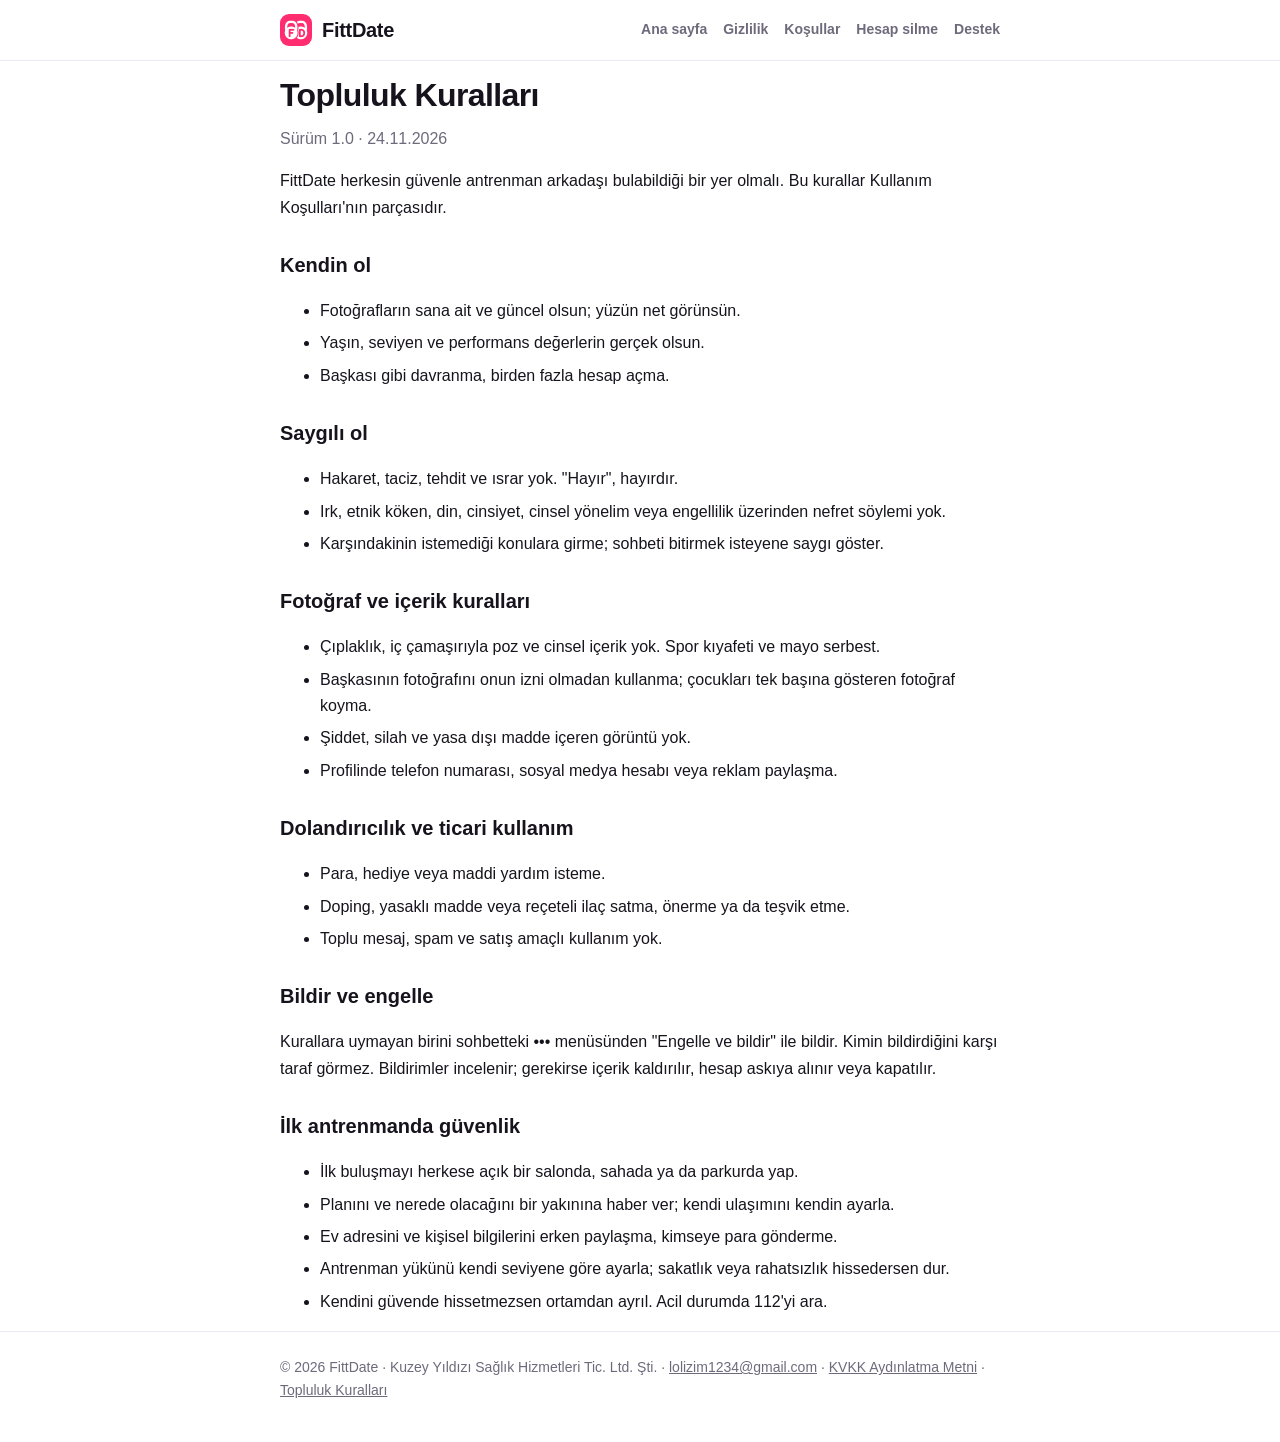
<file: kurallar.html>
<!DOCTYPE html>
<html lang="tr">
<head>
<meta charset="utf-8">
<meta name="viewport" content="width=device-width, initial-scale=1">
<title>Topluluk Kuralları · FittDate</title>
<meta name="description" content="FittDate Topluluk Kuralları.">
<link rel="icon" href="ikon.png">
<link rel="stylesheet" href="stil.css">
</head>
<body>
<header class="ust"><div class="kap"><a class="logo" href="index.html"><img src="ikon.png" alt="" width="32" height="32"><span>FittDate</span></a><nav><a href="index.html">Ana sayfa</a><a href="gizlilik.html">Gizlilik</a><a href="kosullar.html">Koşullar</a><a href="hesap-silme.html">Hesap silme</a><a href="destek.html">Destek</a></nav></div></header>
<main class="kap">
<article class="metin"><h1>Topluluk Kuralları</h1><p class="surum">Sürüm 1.0 · 24.11.2026</p>
<p>FittDate herkesin güvenle antrenman arkadaşı bulabildiği bir yer olmalı. Bu kurallar Kullanım Koşulları'nın parçasıdır.</p>
<h2>Kendin ol</h2>
<ul>
<li>Fotoğrafların sana ait ve güncel olsun; yüzün net görünsün.</li>
<li>Yaşın, seviyen ve performans değerlerin gerçek olsun.</li>
<li>Başkası gibi davranma, birden fazla hesap açma.</li>
</ul>
<h2>Saygılı ol</h2>
<ul>
<li>Hakaret, taciz, tehdit ve ısrar yok. "Hayır", hayırdır.</li>
<li>Irk, etnik köken, din, cinsiyet, cinsel yönelim veya engellilik üzerinden nefret söylemi yok.</li>
<li>Karşındakinin istemediği konulara girme; sohbeti bitirmek isteyene saygı göster.</li>
</ul>
<h2>Fotoğraf ve içerik kuralları</h2>
<ul>
<li>Çıplaklık, iç çamaşırıyla poz ve cinsel içerik yok. Spor kıyafeti ve mayo serbest.</li>
<li>Başkasının fotoğrafını onun izni olmadan kullanma; çocukları tek başına gösteren fotoğraf koyma.</li>
<li>Şiddet, silah ve yasa dışı madde içeren görüntü yok.</li>
<li>Profilinde telefon numarası, sosyal medya hesabı veya reklam paylaşma.</li>
</ul>
<h2>Dolandırıcılık ve ticari kullanım</h2>
<ul>
<li>Para, hediye veya maddi yardım isteme.</li>
<li>Doping, yasaklı madde veya reçeteli ilaç satma, önerme ya da teşvik etme.</li>
<li>Toplu mesaj, spam ve satış amaçlı kullanım yok.</li>
</ul>
<h2>Bildir ve engelle</h2>
<p>Kurallara uymayan birini sohbetteki ••• menüsünden "Engelle ve bildir" ile bildir. Kimin bildirdiğini karşı taraf görmez. Bildirimler incelenir; gerekirse içerik kaldırılır, hesap askıya alınır veya kapatılır.</p>
<h2>İlk antrenmanda güvenlik</h2>
<ul>
<li>İlk buluşmayı herkese açık bir salonda, sahada ya da parkurda yap.</li>
<li>Planını ve nerede olacağını bir yakınına haber ver; kendi ulaşımını kendin ayarla.</li>
<li>Ev adresini ve kişisel bilgilerini erken paylaşma, kimseye para gönderme.</li>
<li>Antrenman yükünü kendi seviyene göre ayarla; sakatlık veya rahatsızlık hissedersen dur.</li>
<li>Kendini güvende hissetmezsen ortamdan ayrıl. Acil durumda 112'yi ara.</li>
</ul></article>
</main>
<footer class="alt"><div class="kap">© 2026 FittDate · Kuzey Yıldızı Sağlık Hizmetleri Tic. Ltd. Şti. · <a href="mailto:lolizim1234@gmail.com">lolizim1234@gmail.com</a> · <a href="aydinlatma.html">KVKK Aydınlatma Metni</a> · <a href="kurallar.html">Topluluk Kuralları</a></div></footer>
</body>
</html>
</file>
<file: stil.css>
:root{--pembe:#FF2D6F;--turuncu:#FF8A3D;--yazi:#16131D;--soluk:#6E6A7C;--cizgi:#ECE9F2;--zemin:#FFF7FA}
*{box-sizing:border-box}
html{-webkit-text-size-adjust:100%}
body{margin:0;font:16px/1.65 -apple-system,BlinkMacSystemFont,"Segoe UI",Roboto,Helvetica,Arial,sans-serif;color:var(--yazi);background:#fff}
a{color:var(--pembe)}
.kap{max-width:760px;margin:0 auto;padding:0 20px}
.ust{position:sticky;top:0;background:rgba(255,255,255,.92);backdrop-filter:blur(8px);border-bottom:1px solid var(--cizgi);z-index:1}
.ust .kap{display:flex;align-items:center;justify-content:space-between;gap:16px;min-height:60px;flex-wrap:wrap}
.logo{display:flex;align-items:center;gap:10px;text-decoration:none;font-weight:900;font-size:20px;letter-spacing:-.3px;color:var(--yazi)}
.logo img{border-radius:9px}
nav{display:flex;gap:16px;flex-wrap:wrap;font-size:14px}
nav a{color:var(--soluk);text-decoration:none;font-weight:600}
nav a[aria-current]{color:var(--pembe)}
main{padding:32px 20px 56px}
.kahraman{text-align:center;padding:40px 0 24px}
.kahraman img{border-radius:24px;box-shadow:0 12px 32px rgba(255,45,111,.25)}
.kahraman h1{font-size:clamp(30px,6vw,46px);line-height:1.15;letter-spacing:-1px;margin:24px 0 12px}
.kahraman h1 span{background:linear-gradient(90deg,var(--pembe),var(--turuncu));-webkit-background-clip:text;background-clip:text;color:transparent}
.kahraman p{color:var(--soluk);font-size:18px;max-width:560px;margin:0 auto}
.rozet{display:inline-block;margin-top:20px!important;padding:10px 18px;border-radius:999px;background:var(--zemin);color:var(--pembe)!important;font-weight:700;font-size:15px!important}
.ozellikler{display:grid;grid-template-columns:repeat(auto-fit,minmax(200px,1fr));gap:14px;margin:32px 0}
.ozellikler div{border:1px solid var(--cizgi);border-radius:18px;padding:18px}
.ozellikler h2{font-size:17px;margin:0 0 6px}
.ozellikler p{margin:0;color:var(--soluk);font-size:15px}
.linkler{display:flex;flex-wrap:wrap;gap:10px;justify-content:center}
.linkler a{padding:10px 16px;border-radius:12px;border:1px solid var(--cizgi);text-decoration:none;font-weight:600;font-size:15px}
.metin h1{font-size:32px;letter-spacing:-.6px;margin:8px 0 4px}
.metin h2{font-size:20px;margin:28px 0 8px}
.metin h3{font-size:17px;margin:20px 0 4px}
.metin .surum{color:var(--soluk);margin-top:0}
.metin li{margin:6px 0}
mark{background:#FFF1B8;padding:0 3px;border-radius:3px}
.alt{border-top:1px solid var(--cizgi);color:var(--soluk);font-size:14px;padding:24px 0 40px}
.alt a{color:var(--soluk)}
</file>
